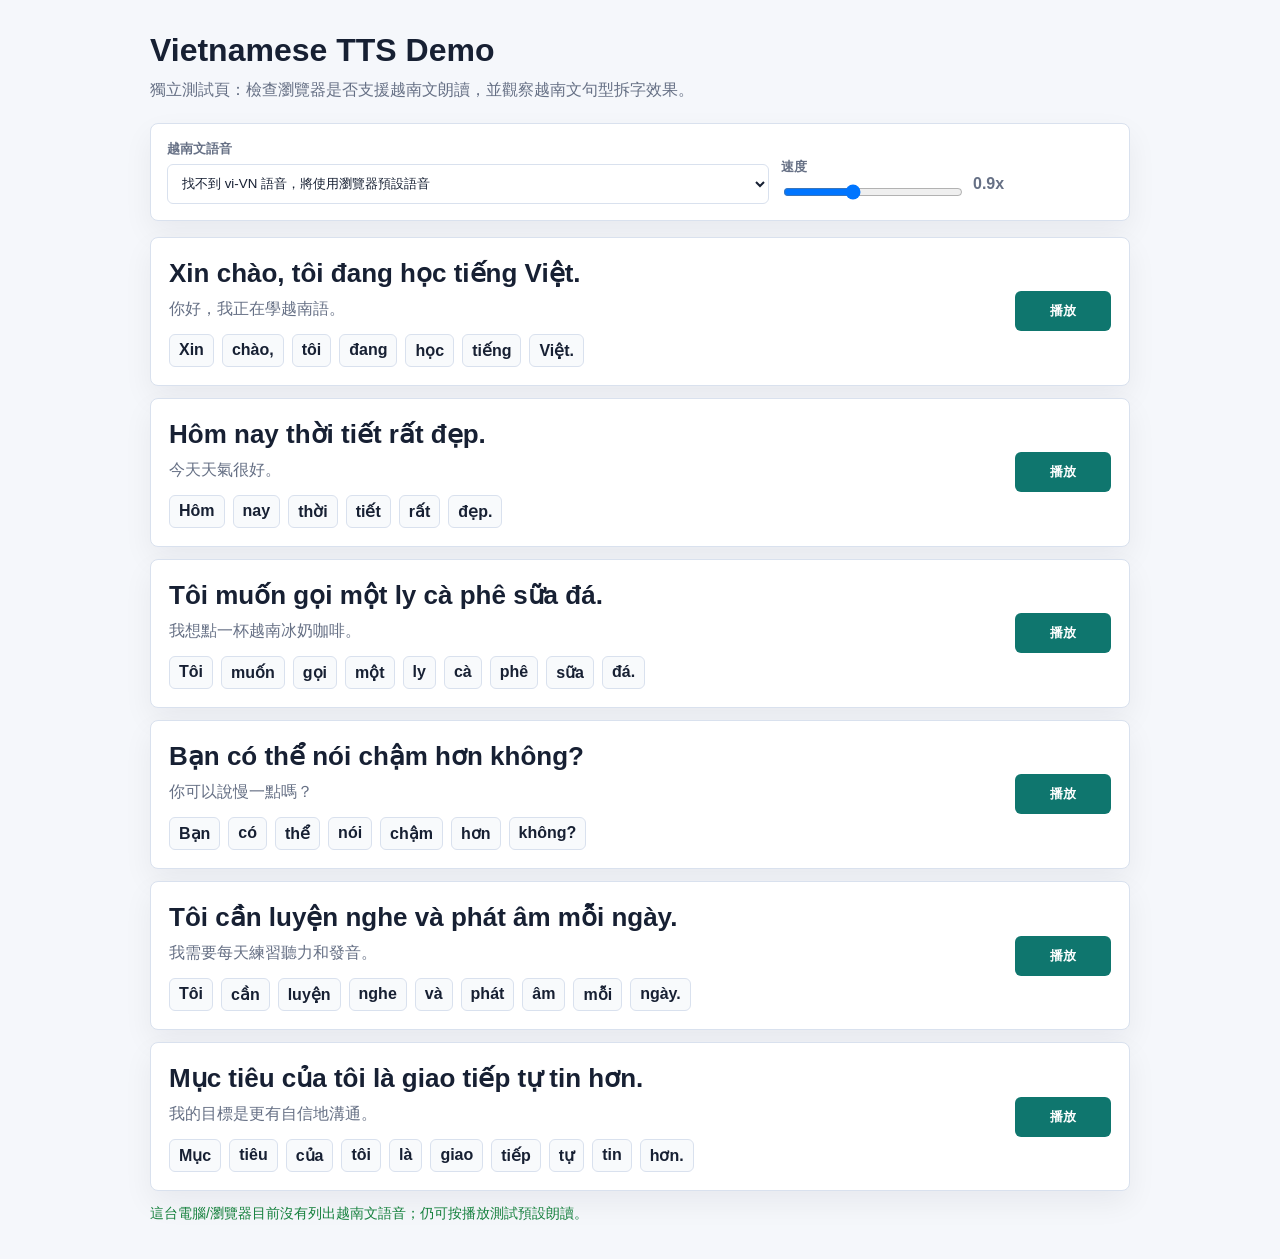
<file: vietnamese_tts_demo/index.html>
<!DOCTYPE html>
<html lang="zh-Hant">
<head>
  <meta charset="UTF-8">
  <meta name="viewport" content="width=device-width, initial-scale=1.0">
  <title>Vietnamese TTS Demo</title>
  <style>
    :root {
      color-scheme: light;
      --bg: #f5f7fb;
      --panel: #ffffff;
      --text: #172033;
      --muted: #667085;
      --border: #d9e1ee;
      --accent: #0f766e;
      --accent-dark: #0b5f59;
      --ok: #15803d;
    }

    * {
      box-sizing: border-box;
    }

    body {
      margin: 0;
      min-height: 100vh;
      font-family: "Segoe UI", Arial, sans-serif;
      background: var(--bg);
      color: var(--text);
    }

    main {
      width: min(980px, calc(100% - 32px));
      margin: 32px auto;
    }

    header {
      margin-bottom: 20px;
    }

    h1 {
      margin: 0 0 8px;
      font-size: 32px;
      letter-spacing: 0;
    }

    p {
      margin: 0;
      color: var(--muted);
      line-height: 1.6;
    }

    .toolbar,
    .card {
      background: var(--panel);
      border: 1px solid var(--border);
      border-radius: 8px;
      box-shadow: 0 12px 30px rgba(16, 24, 40, 0.06);
    }

    .toolbar {
      display: grid;
      grid-template-columns: minmax(240px, 1fr) 180px 140px;
      gap: 12px;
      padding: 16px;
      margin-bottom: 16px;
      align-items: end;
    }

    label {
      display: block;
      font-size: 13px;
      font-weight: 700;
      color: var(--muted);
      margin-bottom: 6px;
    }

    select,
    input[type="range"] {
      width: 100%;
    }

    select {
      height: 40px;
      border: 1px solid var(--border);
      border-radius: 6px;
      padding: 0 10px;
      background: #fff;
      color: var(--text);
    }

    .rate-value {
      height: 40px;
      display: flex;
      align-items: center;
      color: var(--muted);
      font-weight: 700;
    }

    .grid {
      display: grid;
      gap: 12px;
    }

    .card {
      padding: 18px;
    }

    .sentence-row {
      display: grid;
      grid-template-columns: 1fr auto;
      gap: 16px;
      align-items: center;
    }

    .vietnamese {
      font-size: 26px;
      line-height: 1.35;
      font-weight: 700;
      margin-bottom: 8px;
    }

    .translation {
      font-size: 16px;
      color: var(--muted);
    }

    .words {
      display: flex;
      flex-wrap: wrap;
      gap: 8px;
      margin-top: 14px;
    }

    .word {
      border: 1px solid var(--border);
      border-radius: 6px;
      padding: 6px 9px;
      background: #f8fafc;
      font-weight: 650;
    }

    button {
      border: 0;
      border-radius: 6px;
      background: var(--accent);
      color: #fff;
      font-weight: 800;
      padding: 11px 16px;
      cursor: pointer;
      min-width: 96px;
    }

    button:hover {
      background: var(--accent-dark);
    }

    .status {
      margin-top: 14px;
      font-size: 14px;
      color: var(--ok);
      min-height: 22px;
    }

    @media (max-width: 760px) {
      .toolbar,
      .sentence-row {
        grid-template-columns: 1fr;
      }

      h1 {
        font-size: 26px;
      }

      .vietnamese {
        font-size: 22px;
      }

      button {
        width: 100%;
      }
    }
  </style>
</head>
<body>
  <main>
    <header>
      <h1>Vietnamese TTS Demo</h1>
      <p>獨立測試頁：檢查瀏覽器是否支援越南文朗讀，並觀察越南文句型拆字效果。</p>
    </header>

    <section class="toolbar">
      <div>
        <label for="voice-select">越南文語音</label>
        <select id="voice-select"></select>
      </div>
      <div>
        <label for="rate">速度</label>
        <input id="rate" type="range" min="0.6" max="1.4" step="0.1" value="0.9">
      </div>
      <div class="rate-value"><span id="rate-value">0.9x</span></div>
    </section>

    <section id="sentence-list" class="grid"></section>
    <div id="status" class="status"></div>
  </main>

  <script>
    const sentences = [
      {
        vi: "Xin chào, tôi đang học tiếng Việt.",
        zh: "你好，我正在學越南語。"
      },
      {
        vi: "Hôm nay thời tiết rất đẹp.",
        zh: "今天天氣很好。"
      },
      {
        vi: "Tôi muốn gọi một ly cà phê sữa đá.",
        zh: "我想點一杯越南冰奶咖啡。"
      },
      {
        vi: "Bạn có thể nói chậm hơn không?",
        zh: "你可以說慢一點嗎？"
      },
      {
        vi: "Tôi cần luyện nghe và phát âm mỗi ngày.",
        zh: "我需要每天練習聽力和發音。"
      },
      {
        vi: "Mục tiêu của tôi là giao tiếp tự tin hơn.",
        zh: "我的目標是更有自信地溝通。"
      }
    ];

    const voiceSelect = document.getElementById("voice-select");
    const rate = document.getElementById("rate");
    const rateValue = document.getElementById("rate-value");
    const sentenceList = document.getElementById("sentence-list");
    const statusText = document.getElementById("status");

    function getVietnameseVoices() {
      const voices = speechSynthesis.getVoices();
      return voices.filter(voice => voice.lang.toLowerCase().startsWith("vi"));
    }

    function populateVoices() {
      const vietnameseVoices = getVietnameseVoices();
      voiceSelect.innerHTML = "";

      if (vietnameseVoices.length === 0) {
        const option = document.createElement("option");
        option.value = "";
        option.textContent = "找不到 vi-VN 語音，將使用瀏覽器預設語音";
        voiceSelect.appendChild(option);
        statusText.textContent = "這台電腦/瀏覽器目前沒有列出越南文語音；仍可按播放測試預設朗讀。";
        return;
      }

      vietnameseVoices.forEach(voice => {
        const option = document.createElement("option");
        option.value = voice.name;
        option.textContent = `${voice.name} (${voice.lang})`;
        voiceSelect.appendChild(option);
      });
      statusText.textContent = `找到 ${vietnameseVoices.length} 個越南文語音。`;
    }

    function speak(text) {
      speechSynthesis.cancel();
      const utterance = new SpeechSynthesisUtterance(text);
      utterance.lang = "vi-VN";
      utterance.rate = Number(rate.value);

      const selectedVoice = speechSynthesis
        .getVoices()
        .find(voice => voice.name === voiceSelect.value);
      if (selectedVoice) {
        utterance.voice = selectedVoice;
      }

      utterance.onstart = () => {
        statusText.textContent = `朗讀中：${text}`;
      };
      utterance.onend = () => {
        statusText.textContent = "朗讀完成。";
      };
      utterance.onerror = () => {
        statusText.textContent = "朗讀失敗，請確認瀏覽器是否允許語音合成。";
      };

      speechSynthesis.speak(utterance);
    }

    function renderSentences() {
      sentenceList.innerHTML = "";
      sentences.forEach(sentence => {
        const card = document.createElement("article");
        card.className = "card";

        const row = document.createElement("div");
        row.className = "sentence-row";

        const textWrap = document.createElement("div");

        const vi = document.createElement("div");
        vi.className = "vietnamese";
        vi.textContent = sentence.vi;

        const zh = document.createElement("div");
        zh.className = "translation";
        zh.textContent = sentence.zh;

        const words = document.createElement("div");
        words.className = "words";
        sentence.vi.split(/\s+/).forEach(token => {
          const word = document.createElement("span");
          word.className = "word";
          word.textContent = token;
          words.appendChild(word);
        });

        textWrap.appendChild(vi);
        textWrap.appendChild(zh);
        textWrap.appendChild(words);

        const button = document.createElement("button");
        button.type = "button";
        button.textContent = "播放";
        button.addEventListener("click", () => speak(sentence.vi));

        row.appendChild(textWrap);
        row.appendChild(button);
        card.appendChild(row);
        sentenceList.appendChild(card);
      });
    }

    rate.addEventListener("input", () => {
      rateValue.textContent = `${rate.value}x`;
    });

    renderSentences();
    populateVoices();
    speechSynthesis.onvoiceschanged = populateVoices;
  </script>
</body>
</html>
</file>
